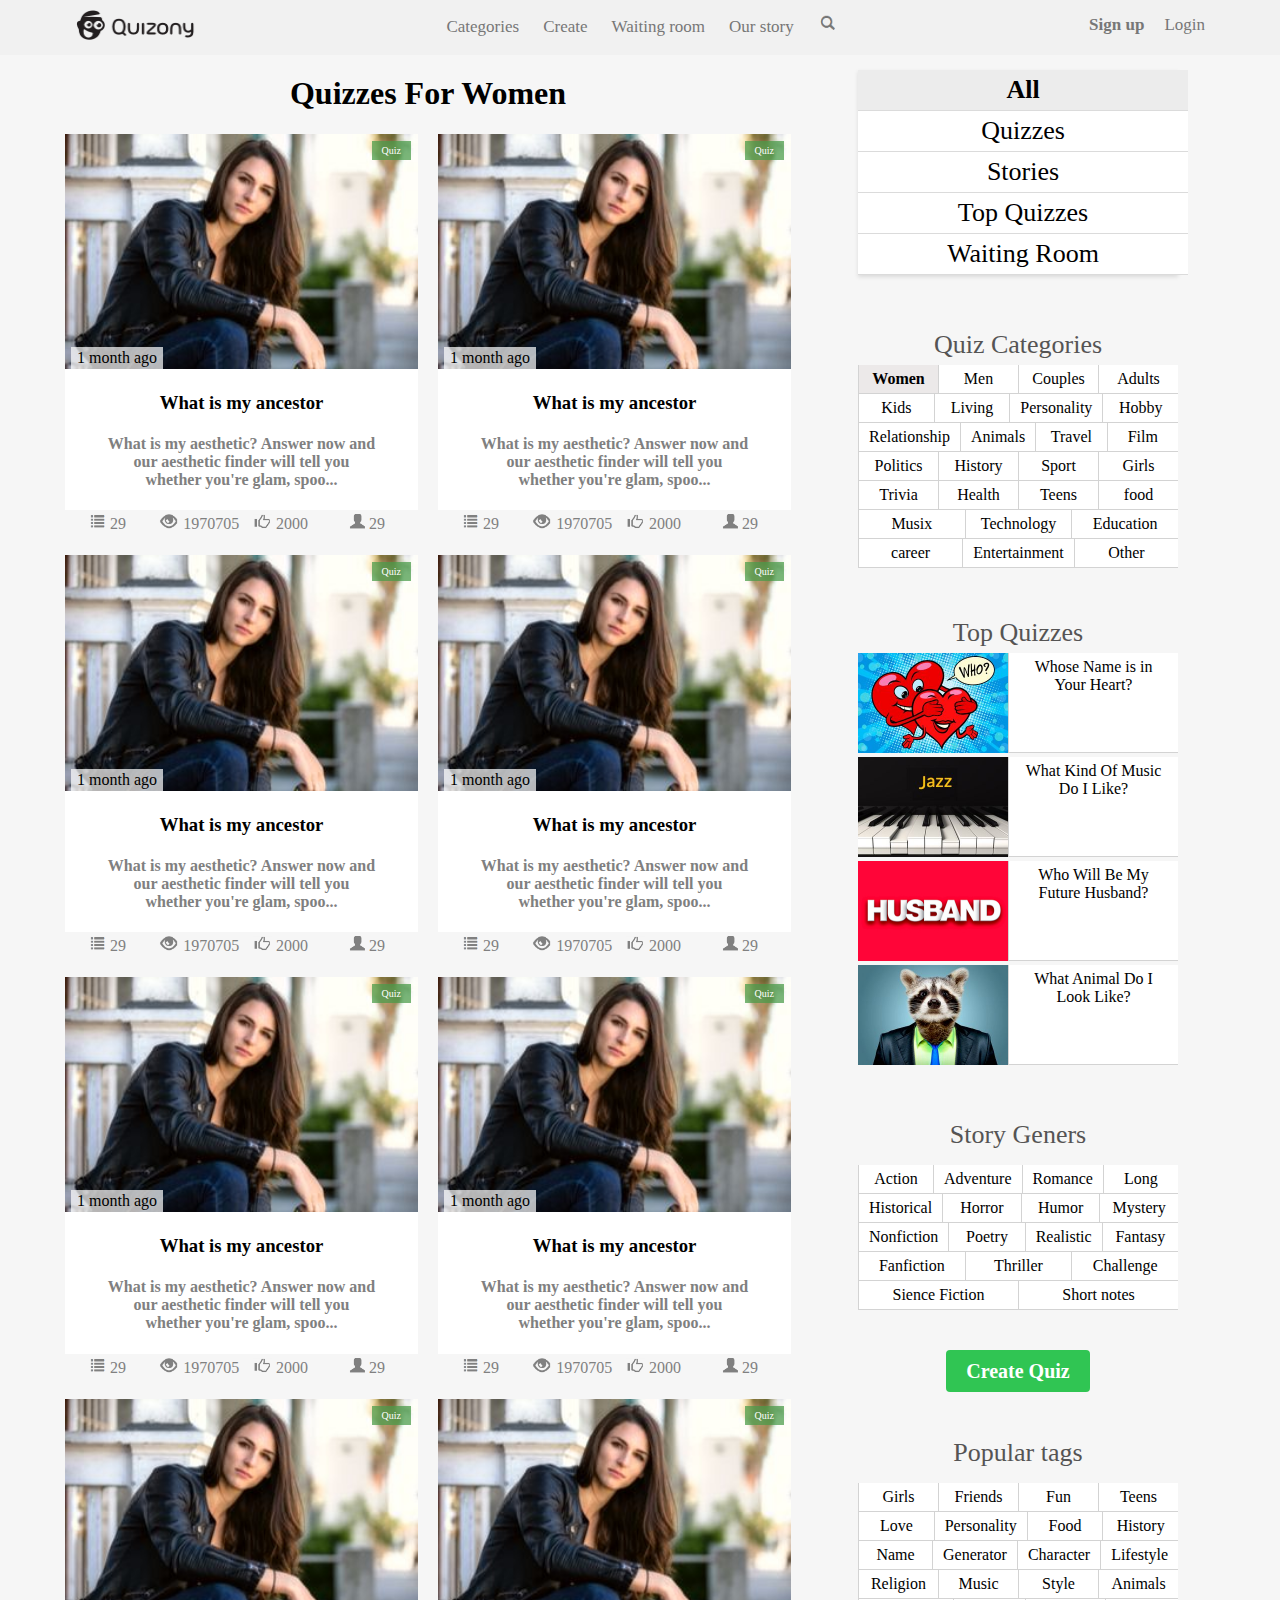
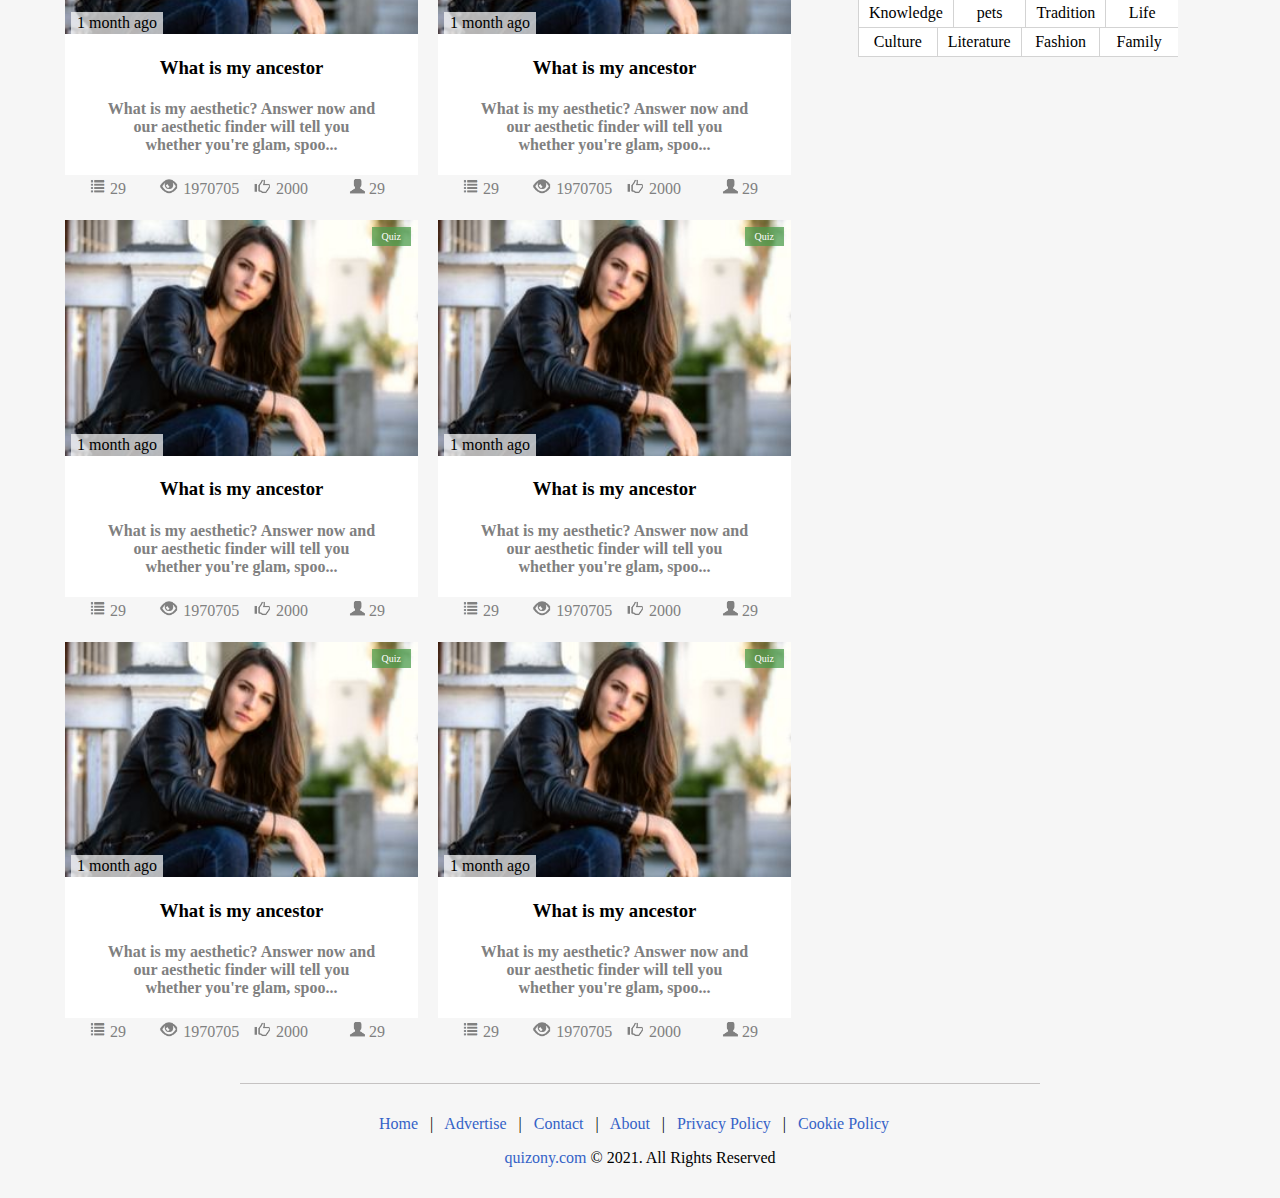
<file: index.html>
<!DOCTYPE html>
<html lang="en">

<head>
    <link rel="stylesheet" href="down.css">
    <link rel="stylesheet" href="index.css">

    <link rel="stylesheet" href="https://cdnjs.cloudflare.com/ajax/libs/font-awesome/4.7.0/css/font-awesome.min.css">
    <style>

    </style>
    <meta charset="UTF-8">
    <meta http-equiv="X-UA-Compatible" content="IE=edge">
    <meta name="viewport" content="width=device-width, initial-scale=1.0">
    <title>Document</title>
</head>

<body style="margin: 0;">
    <div>
        <div style="background-color: #f1f1f1;position: fixed; width: 100%;top:0;z-index:1;">
            <center>
                <div class="topnav" id="myTopnav">
                    <div style="float: left;">
                        <a href="#" class="active"><img src="image/logo.png" style=" width: 120px;height: 30px;"
                                alt=""></a>
                    </div>
                    <div style="float: none;  height: 55px;" class="middlenav">
                        <center style="float: none;  height: 55px;padding-top: 15px;">

                            <a style="display: none;"></a>
                            <div style="float: none;display: inline-block; ">
                                <a class="catebut" style="float: none;" href="#">Categories</a>
                                <div class="categories">

                                    <table style="border-spacing: 0;display: table;" class="dropdown">
                                        <thead>
                                            <tr>
                                                <th>
                                                    <h3>Quizzes</h3>
                                                </th>
                                                <th>
                                                    <h3>Stories</h3>
                                                </th>
                                            </tr>
                                        </thead>
                                        <tbody>
                                            <tr>
                                                <td>All</td>
                                                <td>All</td>
                                            </tr>
                                            <tr>
                                                <td>Top</td>
                                                <td>Horror</td>
                                            </tr>
                                            <tr>
                                                <td>Users Quizzes</td>
                                                <td>Action</td>
                                            </tr>
                                            <tr>
                                                <td>Women</td>
                                                <td>Poetry</td>
                                            </tr>
                                            <tr>
                                                <td>Couples</td>
                                                <td>Fantasy</td>
                                            </tr>
                                            <tr>
                                                <td>Trivia</td>
                                                <td>Romance</td>
                                            </tr>
                                            <tr>
                                                <td>Sport</td>
                                                <td>Adventure</td>
                                            </tr>
                                            <tr>
                                                <td>Music</td>
                                                <td>Humor</td>
                                            </tr>
                                        </tbody>
                                        <thead>
                                            <tr>
                                                <th>
                                                    <h3>Popular Tags</h3>
                                                </th>
                                                <th></th>
                                            </tr>
                                        </thead>
                                        <tbody>
                                            <tr>
                                                <td>Girls</td>
                                                <td></td>
                                            </tr>
                                            <tr>
                                                <td>Freinds</td>
                                                <td></td>
                                            </tr>
                                            <tr>
                                                <td>Fun</td>
                                                <td></td>
                                            </tr>
                                            <tr>
                                                <td>Love</td>
                                                <td></td>
                                            </tr>
                                            <tr>
                                                <td>Lifestyle</td>
                                                <td></td>
                                            </tr>
                                            <tr>
                                                <td>Food</td>
                                                <td></td>
                                            </tr>
                                        </tbody>
                                    </table>

                                </div>

                            </div>
                            <div style="float: none;display: inline-block; ">
                                <a class="catebut" style="float: none;" href="#">Create</a>
                                <div class="categories">
                                    <div style="width: 160px;" class="content">
                                        <br>
                                        <a style="padding: 4px; color: black;" href="#">Create Quiz</a>
                                        <a style="padding: 4px; color: black;" href="#">Create Story</a>
                                        <a style="padding: 4px; color: black;" href="#">How It Works</a>
                                        <a style="padding: 4px; color: black;" href="#">FAQ</a>
                                        <a style="padding: 4px; color: black;" href="#">Contact</a>

                                    </div>

                                </div>

                            </div>


                            <a style="float: none;" href="#">Waiting room</a>
                            <a style="float: none;" href="#">Our story</a>
                            <a style="float: none;" href="#"><img src="image/search.PNG" height="17px" alt=""></a>

                            <a style="float: right;padding-top: 0;" href="#">Login</a>
                            <a style="float: right;padding-top: 0; font-weight: bold;" href="#">Sign up</a>
                            <a class="icon" style="position: absolute; right:0; top:0;background-color: #f1f1f1;">
                                <button href="#" onclick="myFunction()"
                                    style="display: block;position: relative ;padding: 9px 10px;">
                                    <span
                                        style="margin-top: 2px; background-color: grey; display: block; width: 20px;height: 2px;"></span>
                                    <span
                                        style="margin-top: 2px; background-color: grey; display: block; width: 20px;height: 2px;"></span>
                                    <span
                                        style="margin-top: 2px; background-color: grey; display: block; width: 20px;height: 2px;"></span>
                                </button>
                            </a>
                    </div>
            </center>

        </div>

        <!--toggle button-->

        <!-- end toggle button-->
    </div>




    <div style="text-align: center; position: absolute;top:55px; width:100%; text-decoration: none; background-color: #f1f1f1;"
        class="drop" id="drop">

        <div style="float: none;display:block;padding: 5px; ">

            <a class="catebut" style="font-size: 17px ;float: none; text-decoration: none;color: #777;"
                href="#">Categories</a>
            <div class="categories">

                <table style="border-spacing: 0;display: table;" class="dropdown">
                    <thead>
                        <tr>
                            <th>
                                <h3>Quizzes</h3>
                            </th>
                            <th>
                                <h3>Stories</h3>
                            </th>
                        </tr>
                    </thead>
                    <tbody>
                        <tr>
                            <td>All</td>
                            <td>All</td>
                        </tr>
                        <tr>
                            <td>Top</td>
                            <td>Horror</td>
                        </tr>
                        <tr>
                            <td>Users Quizzes</td>
                            <td>Action</td>
                        </tr>
                        <tr>
                            <td>Women</td>
                            <td>Poetry</td>
                        </tr>
                        <tr>
                            <td>Couples</td>
                            <td>Fantasy</td>
                        </tr>
                        <tr>
                            <td>Trivia</td>
                            <td>Romance</td>
                        </tr>
                        <tr>
                            <td>Sport</td>
                            <td>Adventure</td>
                        </tr>
                        <tr>
                            <td>Music</td>
                            <td>Humor</td>
                        </tr>
                    </tbody>
                    <thead>
                        <tr>
                            <th>
                                <h3>Popular Tags</h3>
                            </th>
                            <th></th>
                        </tr>
                    </thead>
                    <tbody>
                        <tr>
                            <td>Girls</td>
                            <td></td>
                        </tr>
                        <tr>
                            <td>Freinds</td>
                            <td></td>
                        </tr>
                        <tr>
                            <td>Fun</td>
                            <td></td>
                        </tr>
                        <tr>
                            <td>Love</td>
                            <td></td>
                        </tr>
                        <tr>
                            <td>Lifestyle</td>
                            <td></td>
                        </tr>
                        <tr>
                            <td>Food</td>
                            <td></td>
                        </tr>
                    </tbody>
                </table>

            </div>

        </div>
        <div style=" float: none;display:block; padding: 5px; ">
            <a class="catebut" style="float: none;text-decoration: none; color: #777;" href="#">Create</a>
            <div class="categories">
                <div style="width: 450px;" class="content">
                    <br>
                    <a style="text-decoration: none; font-size: 17px; padding: 8px; color: black;" href="#">Create
                        Quiz</a><br>
                    <a style="text-decoration: none; font-size: 17px; padding: 8px; color: black;" href="#">Create
                        Story</a><br>
                    <a style="text-decoration: none; font-size: 17px; padding: 8px; color: black;" href="#">How It
                        Works</a><br>
                    <a style="text-decoration: none; font-size: 17px; padding: 8px; color: black;" href="#">FAQ</a><br>
                    <a style="text-decoration: none; font-size: 17px; padding: 8px; color: black;"
                        href="#">Contact</a><br>

                </div>

            </div>

        </div>
        <a style="font-size: 17px; padding: 5px; text-decoration: none;color: #777;display: block;" href="#news">Waiting
            room</a>
        <a style="font-size: 17px; padding: 5px; text-decoration: none;color: #777;display: block;" href="#contact">Our
            story</a>
        <a style="float: none;" href="#"><img src="image/search.PNG" height="17px" alt=""></a>
        <br><br>
        <a style=" font-weight: bold; font-size: 17px; padding: 5px; text-decoration: none;color: #777;display: block;"
            href="#news">Sign up</a>
        <a style="font-size: 17px; padding: 5px; text-decoration: none;color: #777;display: block;"
            href="#contact">Login</a>

    </div>
    </center>
    </div>

    <br><br><br>
    









    <div class="mid">
        <center>
            <div class="topdiv">
                <div class="left">
                    <h1>Quizzes For Women</h1>
                    <div class="img">
                        <div class="leftimg">
                            <div style="position: relative;">
                                <img src="image/1.jpg" style="position: relative;  width: 100%;">
                                <div class="quizlabel">
                                    Quiz
                                </div>
                                <div class="month">
                                    1 month ago
                                </div>
                            </div>
                            <div>
                                <h3>What is my ancestor</h3>
                            </div>
                            <div>
                                <h4 style="margin-left: 40px; margin-right: 40px; color: grey;">
                                    What is my aesthetic? Answer now and our aesthetic finder will tell you whether
                                    you're glam, spoo...
                                </h4>
                            </div>
                            <div style="display: flex; background-color:rgb(246 246 246); padding : 4px; ">
                                <div style="flex: 25%; color: grey;">
                                    <img src="image/list.PNG" height="15px" alt=""> 29 &nbsp;

                                </div>
                                <div style="flex: 25%; color: grey;">
                                    <img src="image/view.PNG" height="15px" alt=""> 1970705 &nbsp;

                                </div>
                                <div style="flex: 25%; color: grey;">
                                    <img src="image/thumb.PNG" height="15px" alt=""> 2000 &nbsp;

                                </div>
                                <div style="flex: 25%; color: grey;">
                                    <img src="image/user.PNG" height="15px" alt=""> 29 &nbsp;

                                </div>
                            </div>

                        </div>


                        <div class="rightimg">
                            <div style="position: relative;">
                                <img src="image/1.jpg" style="position: relative;  width: 100%;">
                                <div class="quizlabel">
                                    Quiz
                                </div>
                                <div class="month">
                                    1 month ago
                                </div>
                            </div>
                            <div>
                                <h3>What is my ancestor</h3>
                            </div>
                            <div>
                                <h4 style="margin-left: 40px; margin-right: 40px; color: grey;">
                                    What is my aesthetic? Answer now and our aesthetic finder will tell you whether
                                    you're glam, spoo...
                                </h4>
                            </div>
                            <div style="display: flex; background-color:rgb(246 246 246); padding : 4px; ">
                                <div style="flex: 25%; color: grey;">
                                    <img src="image/list.PNG" height="15px" alt=""> 29 &nbsp;

                                </div>
                                <div style="flex: 25%; color: grey;">
                                    <img src="image/view.PNG" height="15px" alt=""> 1970705 &nbsp;

                                </div>
                                <div style="flex: 25%; color: grey;">
                                    <img src="image/thumb.PNG" height="15px" alt=""> 2000 &nbsp;

                                </div>
                                <div style="flex: 25%; color: grey;">
                                    <img src="image/user.PNG" height="15px" alt=""> 29 &nbsp;

                                </div>
                            </div>
                        </div>
                        <br>
                    </div>
                    <div class="img">
                        <div class="leftimg">
                            <div style="position: relative;">
                                <img src="image/1.jpg" style="position: relative;  width: 100%;">
                                <div class="quizlabel">
                                    Quiz
                                </div>
                                <div class="month">
                                    1 month ago
                                </div>
                            </div>
                            <div>
                                <h3>What is my ancestor</h3>
                            </div>
                            <div>
                                <h4 style="margin-left: 40px; margin-right: 40px; color: grey;">
                                    What is my aesthetic? Answer now and our aesthetic finder will tell you whether
                                    you're glam, spoo...
                                </h4>
                            </div>
                            <div style="display: flex; background-color:rgb(246 246 246); padding : 4px; ">
                                <div style="flex: 25%; color: grey;">
                                    <img src="image/list.PNG" height="15px" alt=""> 29 &nbsp;

                                </div>
                                <div style="flex: 25%; color: grey;">
                                    <img src="image/view.PNG" height="15px" alt=""> 1970705 &nbsp;

                                </div>
                                <div style="flex: 25%; color: grey;">
                                    <img src="image/thumb.PNG" height="15px" alt=""> 2000 &nbsp;

                                </div>
                                <div style="flex: 25%; color: grey;">
                                    <img src="image/user.PNG" height="15px" alt=""> 29 &nbsp;

                                </div>
                            </div>

                        </div>


                        <div class="rightimg">
                            <div style="position: relative;">
                                <img src="image/1.jpg" style="position: relative;  width: 100%;">
                                <div class="quizlabel">
                                    Quiz
                                </div>
                                <div class="month">
                                    1 month ago
                                </div>
                            </div>
                            <div>
                                <h3>What is my ancestor</h3>
                            </div>
                            <div>
                                <h4 style="margin-left: 40px; margin-right: 40px; color: grey;">
                                    What is my aesthetic? Answer now and our aesthetic finder will tell you whether
                                    you're glam, spoo...
                                </h4>
                            </div>
                            <div style="display: flex; background-color:rgb(246 246 246); padding : 4px; ">
                                <div style="flex: 25%; color: grey;">
                                    <img src="image/list.PNG" height="15px" alt=""> 29 &nbsp;

                                </div>
                                <div style="flex: 25%; color: grey;">
                                    <img src="image/view.PNG" height="15px" alt=""> 1970705 &nbsp;

                                </div>
                                <div style="flex: 25%; color: grey;">
                                    <img src="image/thumb.PNG" height="15px" alt=""> 2000 &nbsp;

                                </div>
                                <div style="flex: 25%; color: grey;">
                                    <img src="image/user.PNG" height="15px" alt=""> 29 &nbsp;

                                </div>
                            </div>
                        </div>
                        <br>
                    </div>
                    <div class="img">
                        <div class="leftimg">
                            <div style="position: relative;">
                                <img src="image/1.jpg" style="position: relative;  width: 100%;">
                                <div class="quizlabel">
                                    Quiz
                                </div>
                                <div class="month">
                                    1 month ago
                                </div>
                            </div>
                            <div>
                                <h3>What is my ancestor</h3>
                            </div>
                            <div>
                                <h4 style="margin-left: 40px; margin-right: 40px; color: grey;">
                                    What is my aesthetic? Answer now and our aesthetic finder will tell you whether
                                    you're glam, spoo...
                                </h4>
                            </div>
                            <div style="display: flex; background-color:rgb(246 246 246); padding : 4px; ">
                                <div style="flex: 25%; color: grey;">
                                    <img src="image/list.PNG" height="15px" alt=""> 29 &nbsp;

                                </div>
                                <div style="flex: 25%; color: grey;">
                                    <img src="image/view.PNG" height="15px" alt=""> 1970705 &nbsp;

                                </div>
                                <div style="flex: 25%; color: grey;">
                                    <img src="image/thumb.PNG" height="15px" alt=""> 2000 &nbsp;

                                </div>
                                <div style="flex: 25%; color: grey;">
                                    <img src="image/user.PNG" height="15px" alt=""> 29 &nbsp;

                                </div>
                            </div>

                        </div>


                        <div class="rightimg">
                            <div style="position: relative;">
                                <img src="image/1.jpg" style="position: relative;  width: 100%;">
                                <div class="quizlabel">
                                    Quiz
                                </div>
                                <div class="month">
                                    1 month ago
                                </div>
                            </div>
                            <div>
                                <h3>What is my ancestor</h3>
                            </div>
                            <div>
                                <h4 style="margin-left: 40px; margin-right: 40px; color: grey;">
                                    What is my aesthetic? Answer now and our aesthetic finder will tell you whether
                                    you're glam, spoo...
                                </h4>
                            </div>
                            <div style="display: flex; background-color:rgb(246 246 246); padding : 4px; ">
                                <div style="flex: 25%; color: grey;">
                                    <img src="image/list.PNG" height="15px" alt=""> 29 &nbsp;

                                </div>
                                <div style="flex: 25%; color: grey;">
                                    <img src="image/view.PNG" height="15px" alt=""> 1970705 &nbsp;

                                </div>
                                <div style="flex: 25%; color: grey;">
                                    <img src="image/thumb.PNG" height="15px" alt=""> 2000 &nbsp;

                                </div>
                                <div style="flex: 25%; color: grey;">
                                    <img src="image/user.PNG" height="15px" alt=""> 29 &nbsp;

                                </div>
                            </div>
                        </div>
                        <br>
                    </div>
                    <div class="img">
                        <div class="leftimg">
                            <div style="position: relative;">
                                <img src="image/1.jpg" style="position: relative;  width: 100%;">
                                <div class="quizlabel">
                                    Quiz
                                </div>
                                <div class="month">
                                    1 month ago
                                </div>
                            </div>
                            <div>
                                <h3>What is my ancestor</h3>
                            </div>
                            <div>
                                <h4 style="margin-left: 40px; margin-right: 40px; color: grey;">
                                    What is my aesthetic? Answer now and our aesthetic finder will tell you whether
                                    you're glam, spoo...
                                </h4>
                            </div>
                            <div style="display: flex; background-color:rgb(246 246 246); padding : 4px; ">
                                <div style="flex: 25%; color: grey;">
                                    <img src="image/list.PNG" height="15px" alt=""> 29 &nbsp;

                                </div>
                                <div style="flex: 25%; color: grey;">
                                    <img src="image/view.PNG" height="15px" alt=""> 1970705 &nbsp;

                                </div>
                                <div style="flex: 25%; color: grey;">
                                    <img src="image/thumb.PNG" height="15px" alt=""> 2000 &nbsp;

                                </div>
                                <div style="flex: 25%; color: grey;">
                                    <img src="image/user.PNG" height="15px" alt=""> 29 &nbsp;

                                </div>
                            </div>

                        </div>


                        <div class="rightimg">
                            <div style="position: relative;">
                                <img src="image/1.jpg" style="position: relative;  width: 100%;">
                                <div class="quizlabel">
                                    Quiz
                                </div>
                                <div class="month">
                                    1 month ago
                                </div>
                            </div>
                            <div>
                                <h3>What is my ancestor</h3>
                            </div>
                            <div>
                                <h4 style="margin-left: 40px; margin-right: 40px; color: grey;">
                                    What is my aesthetic? Answer now and our aesthetic finder will tell you whether
                                    you're glam, spoo...
                                </h4>
                            </div>
                            <div style="display: flex; background-color:rgb(246 246 246); padding : 4px; ">
                                <div style="flex: 25%; color: grey;">
                                    <img src="image/list.PNG" height="15px" alt=""> 29 &nbsp;

                                </div>
                                <div style="flex: 25%; color: grey;">
                                    <img src="image/view.PNG" height="15px" alt=""> 1970705 &nbsp;

                                </div>
                                <div style="flex: 25%; color: grey;">
                                    <img src="image/thumb.PNG" height="15px" alt=""> 2000 &nbsp;

                                </div>
                                <div style="flex: 25%; color: grey;">
                                    <img src="image/user.PNG" height="15px" alt=""> 29 &nbsp;

                                </div>
                            </div>
                        </div>
                        <br>
                    </div>
                    <div class="img">
                        <div class="leftimg">
                            <div style="position: relative;">
                                <img src="image/1.jpg" style="position: relative;  width: 100%;">
                                <div class="quizlabel">
                                    Quiz
                                </div>
                                <div class="month">
                                    1 month ago
                                </div>
                            </div>
                            <div>
                                <h3>What is my ancestor</h3>
                            </div>
                            <div>
                                <h4 style="margin-left: 40px; margin-right: 40px; color: grey;">
                                    What is my aesthetic? Answer now and our aesthetic finder will tell you whether
                                    you're glam, spoo...
                                </h4>
                            </div>
                            <div style="display: flex; background-color:rgb(246 246 246); padding : 4px; ">
                                <div style="flex: 25%; color: grey;">
                                    <img src="image/list.PNG" height="15px" alt=""> 29 &nbsp;

                                </div>
                                <div style="flex: 25%; color: grey;">
                                    <img src="image/view.PNG" height="15px" alt=""> 1970705 &nbsp;

                                </div>
                                <div style="flex: 25%; color: grey;">
                                    <img src="image/thumb.PNG" height="15px" alt=""> 2000 &nbsp;

                                </div>
                                <div style="flex: 25%; color: grey;">
                                    <img src="image/user.PNG" height="15px" alt=""> 29 &nbsp;

                                </div>
                            </div>

                        </div>


                        <div class="rightimg">
                            <div style="position: relative;">
                                <img src="image/1.jpg" style="position: relative;  width: 100%;">
                                <div class="quizlabel">
                                    Quiz
                                </div>
                                <div class="month">
                                    1 month ago
                                </div>
                            </div>
                            <div>
                                <h3>What is my ancestor</h3>
                            </div>
                            <div>
                                <h4 style="margin-left: 40px; margin-right: 40px; color: grey;">
                                    What is my aesthetic? Answer now and our aesthetic finder will tell you whether
                                    you're glam, spoo...
                                </h4>
                            </div>
                            <div style="display: flex; background-color:rgb(246 246 246); padding : 4px; ">
                                <div style="flex: 25%; color: grey;">
                                    <img src="image/list.PNG" height="15px" alt=""> 29 &nbsp;

                                </div>
                                <div style="flex: 25%; color: grey;">
                                    <img src="image/view.PNG" height="15px" alt=""> 1970705 &nbsp;

                                </div>
                                <div style="flex: 25%; color: grey;">
                                    <img src="image/thumb.PNG" height="15px" alt=""> 2000 &nbsp;

                                </div>
                                <div style="flex: 25%; color: grey;">
                                    <img src="image/user.PNG" height="15px" alt=""> 29 &nbsp;

                                </div>
                            </div>
                        </div>
                        <br>
                    </div>
                    <div class="img">
                        <div class="leftimg">
                            <div style="position: relative;">
                                <img src="image/1.jpg" style="position: relative;  width: 100%;">
                                <div class="quizlabel">
                                    Quiz
                                </div>
                                <div class="month">
                                    1 month ago
                                </div>
                            </div>
                            <div>
                                <h3>What is my ancestor</h3>
                            </div>
                            <div>
                                <h4 style="margin-left: 40px; margin-right: 40px; color: grey;">
                                    What is my aesthetic? Answer now and our aesthetic finder will tell you whether
                                    you're glam, spoo...
                                </h4>
                            </div>
                            <div style="display: flex; background-color:rgb(246 246 246); padding : 4px; ">
                                <div style="flex: 25%; color: grey;">
                                    <img src="image/list.PNG" height="15px" alt=""> 29 &nbsp;

                                </div>
                                <div style="flex: 25%; color: grey;">
                                    <img src="image/view.PNG" height="15px" alt=""> 1970705 &nbsp;

                                </div>
                                <div style="flex: 25%; color: grey;">
                                    <img src="image/thumb.PNG" height="15px" alt=""> 2000 &nbsp;

                                </div>
                                <div style="flex: 25%; color: grey;">
                                    <img src="image/user.PNG" height="15px" alt=""> 29 &nbsp;

                                </div>
                            </div>

                        </div>


                        <div class="rightimg">
                            <div style="position: relative;">
                                <img src="image/1.jpg" style="position: relative;  width: 100%;">
                                <div class="quizlabel">
                                    Quiz
                                </div>
                                <div class="month">
                                    1 month ago
                                </div>
                            </div>
                            <div>
                                <h3>What is my ancestor</h3>
                            </div>
                            <div>
                                <h4 style="margin-left: 40px; margin-right: 40px; color: grey;">
                                    What is my aesthetic? Answer now and our aesthetic finder will tell you whether
                                    you're glam, spoo...
                                </h4>
                            </div>
                            <div style="display: flex; background-color:rgb(246 246 246); padding : 4px; ">
                                <div style="flex: 25%; color: grey;">
                                    <img src="image/list.PNG" height="15px" alt=""> 29 &nbsp;

                                </div>
                                <div style="flex: 25%; color: grey;">
                                    <img src="image/view.PNG" height="15px" alt=""> 1970705 &nbsp;

                                </div>
                                <div style="flex: 25%; color: grey;">
                                    <img src="image/thumb.PNG" height="15px" alt=""> 2000 &nbsp;

                                </div>
                                <div style="flex: 25%; color: grey;">
                                    <img src="image/user.PNG" height="15px" alt=""> 29 &nbsp;

                                </div>
                            </div>
                        </div>
                        <br>
                    </div>


                </div>

                <div class="right">
                    <div style="display: block; max-width: 320px;  box-shadow: 0px 2px 4px 0px #dadada;width: 320px;">
                        <a
                            style="border-bottom: 1px solid rgb(219, 219, 219); font-weight: bold; width: 320px; font-size:26px ; padding: 5px; background-color: #ececec;display: block;">All</a>
                        <a
                            style="border-bottom: 1px solid rgb(219, 219, 219);  font-size: 26px;width: 320px; padding: 5px;display: block;background-color: white;">Quizzes</a>
                        <a
                            style="border-bottom: 1px solid rgb(219, 219, 219);  font-size: 26px;width: 320px; padding: 5px;display: block;background-color: white;">Stories</a>
                        <a
                            style="border-bottom: 1px solid rgb(219, 219, 219);  font-size: 26px;width: 320px; padding: 5px;display: block;background-color: white;">Top
                            Quizzes</a>
                        <a
                            style="border-bottom: 1px solid rgb(219, 219, 219);  font-size: 26px;width: 320px; padding: 5px;display: block;background-color: white;">Waiting
                            Room</a>
                    </div>
                    <!-- Quiz Categories -->
                    <div style="margin-top: 50px;">
                        <a style="font-size: 26px;width: 320px; padding: 5px;display: block;color: rgb(85, 84, 84);">Quiz
                            Categories </a>
                        <div class="checks">
                            <a style=" font-weight: bold; background-color: rgb(236, 233, 233);">Women</a>
                            <a>Men</a>
                            <a>Couples</a>
                            <a>Adults</a>
                        </div>
                        <div class="checks">
                            <a>Kids</a>
                            <a>Living</a>
                            <a>Personality</a>
                            <a>Hobby</a>
                        </div>
                        <div class="checks">
                            <a>Relationship</a>
                            <a>Animals</a>
                            <a>Travel</a>
                            <a>Film</a>
                        </div>
                        <div class="checks">
                            <a>Politics</a>
                            <a>History</a>
                            <a>Sport</a>
                            <a>Girls</a>
                        </div>
                        <div class="checks">
                            <a>Trivia</a>
                            <a>Health</a>
                            <a>Teens</a>
                            <a>food</a>
                        </div>
                        <div class="checks">
                            <a>Musix</a>
                            <a>Technology</a>
                            <a>Education</a>

                        </div>
                        <div class="checks">
                            <a>career</a>
                            <a>Entertainment</a>
                            <a>Other</a>

                        </div>
                    </div>
                    <!--top quizzes-->
                    <div style="margin-top: 45px;">
                        <a style="font-size: 26px;width: 320px; padding: 5px;display: block;color: rgb(85, 84, 84);">Top
                            Quizzes </a>
                        <div class="checks topquiz">
                            <img src="image/topquizzes1.jpg" width="150px" alt="">
                            <a style="width: auto;"> Whose Name is in Your Heart?</a>
                        </div>
                        <div class="checks topquiz">
                            <img src="image/topquizzes2.jpg" width="150px" alt="">
                            <a style="width: auto;"> What Kind Of Music Do I Like?</a>
                        </div>
                        <div class="checks topquiz">
                            <img src="image/topquizzes3.jpg" width="150px" alt="">
                            <a style="width: auto;"> Who Will Be My Future Husband?</a>
                        </div>
                        <div class="checks topquiz">
                            <img src="image/topquizzes4.jpg" width="150px" alt="">
                            <a style="width: auto;"> What Animal Do I Look Like?</a>
                        </div>

                    </div>
                    <!--Story geners-->
                    <div style="margin-top: 50px;">
                        <a style="font-size: 26px;width: 320px; padding: 5px;display: block;color: rgb(85, 84, 84);">Story
                            Geners </a>
                        <div class="checks" style="margin-top: 10px;">
                            <a>Action</a>
                            <a>Adventure</a>
                            <a>Romance</a>
                            <a>Long</a>
                        </div>
                        <div class="checks">
                            <a>Historical</a>
                            <a>Horror</a>
                            <a>Humor</a>
                            <a>Mystery</a>
                        </div>
                        <div class="checks">
                            <a>Nonfiction</a>
                            <a>Poetry</a>
                            <a>Realistic</a>
                            <a>Fantasy</a>
                        </div>
                        <div class="checks">
                            <a>Fanfiction</a>
                            <a>Thriller</a>
                            <a>Challenge</a>

                        </div>
                        <div class="checks">
                            <a>Sience Fiction</a>
                            <a>Short notes</a>

                        </div>


                    </div>

                    <!--Create Quiz-->
                    <div style="margin-top: 50px;">
                        <a
                            style="padding: 10px 20px; font-weight: bold; font-size: 20px; background-color: #30c553; color: white; border-radius: 4px;">
                            Create Quiz
                        </a>
                    </div>

                    <!--Popular Tags-->
                    <div style="margin-top: 50px;">
                        <a style="font-size: 26px;width: 320px; padding: 5px;display: block;color: rgb(85, 84, 84);">Popular
                            tags </a>
                        <div class="checks" style="margin-top: 10px;">
                            <a>Girls</a>
                            <a>Friends</a>
                            <a>Fun</a>
                            <a>Teens</a>
                        </div>
                        <div class="checks">
                            <a>Love</a>
                            <a>Personality</a>
                            <a>Food</a>
                            <a>History</a>
                        </div>
                        <div class="checks">
                            <a>Name</a>
                            <a>Generator</a>
                            <a>Character</a>
                            <a>Lifestyle</a>
                        </div>
                        <div class="checks">
                            <a>Religion</a>
                            <a>Music</a>
                            <a>Style</a>
                            <a>Animals</a>
                        </div>
                        <div class="checks">
                            <a>Knowledge</a>
                            <a>pets</a>
                            <a>Tradition</a>
                            <a>Life</a>
                        </div>
                        <div class="checks">
                            <a>Culture</a>
                            <a>Literature</a>
                            <a>Fashion</a>
                            <a>Family</a>
                        </div>

                    </div>



                </div>


            </div>
            <div class="footer">
                <p>
                    <a href="#"> Home</a>
                    &nbsp;&nbsp;|&nbsp;&nbsp;
                    <a href="#"> Advertise</a>
                    &nbsp;&nbsp;|&nbsp;&nbsp;
                    <a href="#"> Contact</a>
                    &nbsp;&nbsp;|&nbsp;&nbsp;
                    <a href="#"> About</a>
                    &nbsp;&nbsp;|&nbsp;&nbsp;
                    <a href="#"> Privacy Policy</a>
                    &nbsp;&nbsp;|&nbsp;&nbsp;
                    <a href="#"> Cookie Policy</a>
                    &nbsp;&nbsp;

                </p>
                <p>
                    <a href="#">quizony.com </a>© 2021. All Rights Reserved
                </p>

            </div>
        </center>
    </div>

















    <script>
        function myFunction() {
            var x = document.getElementById("myTopnav");
            if (x.className === "topnav") {
                x.className += " responsive";
            } else {
                x.className = "topnav";
            }
            var x = document.getElementById("drop");
            if (x.className === "drop") {
                x.className += " responsive";
            } else {
                x.className = "drop";
            }
        }
    </script>

    </div>


</body>

</html>
</file>
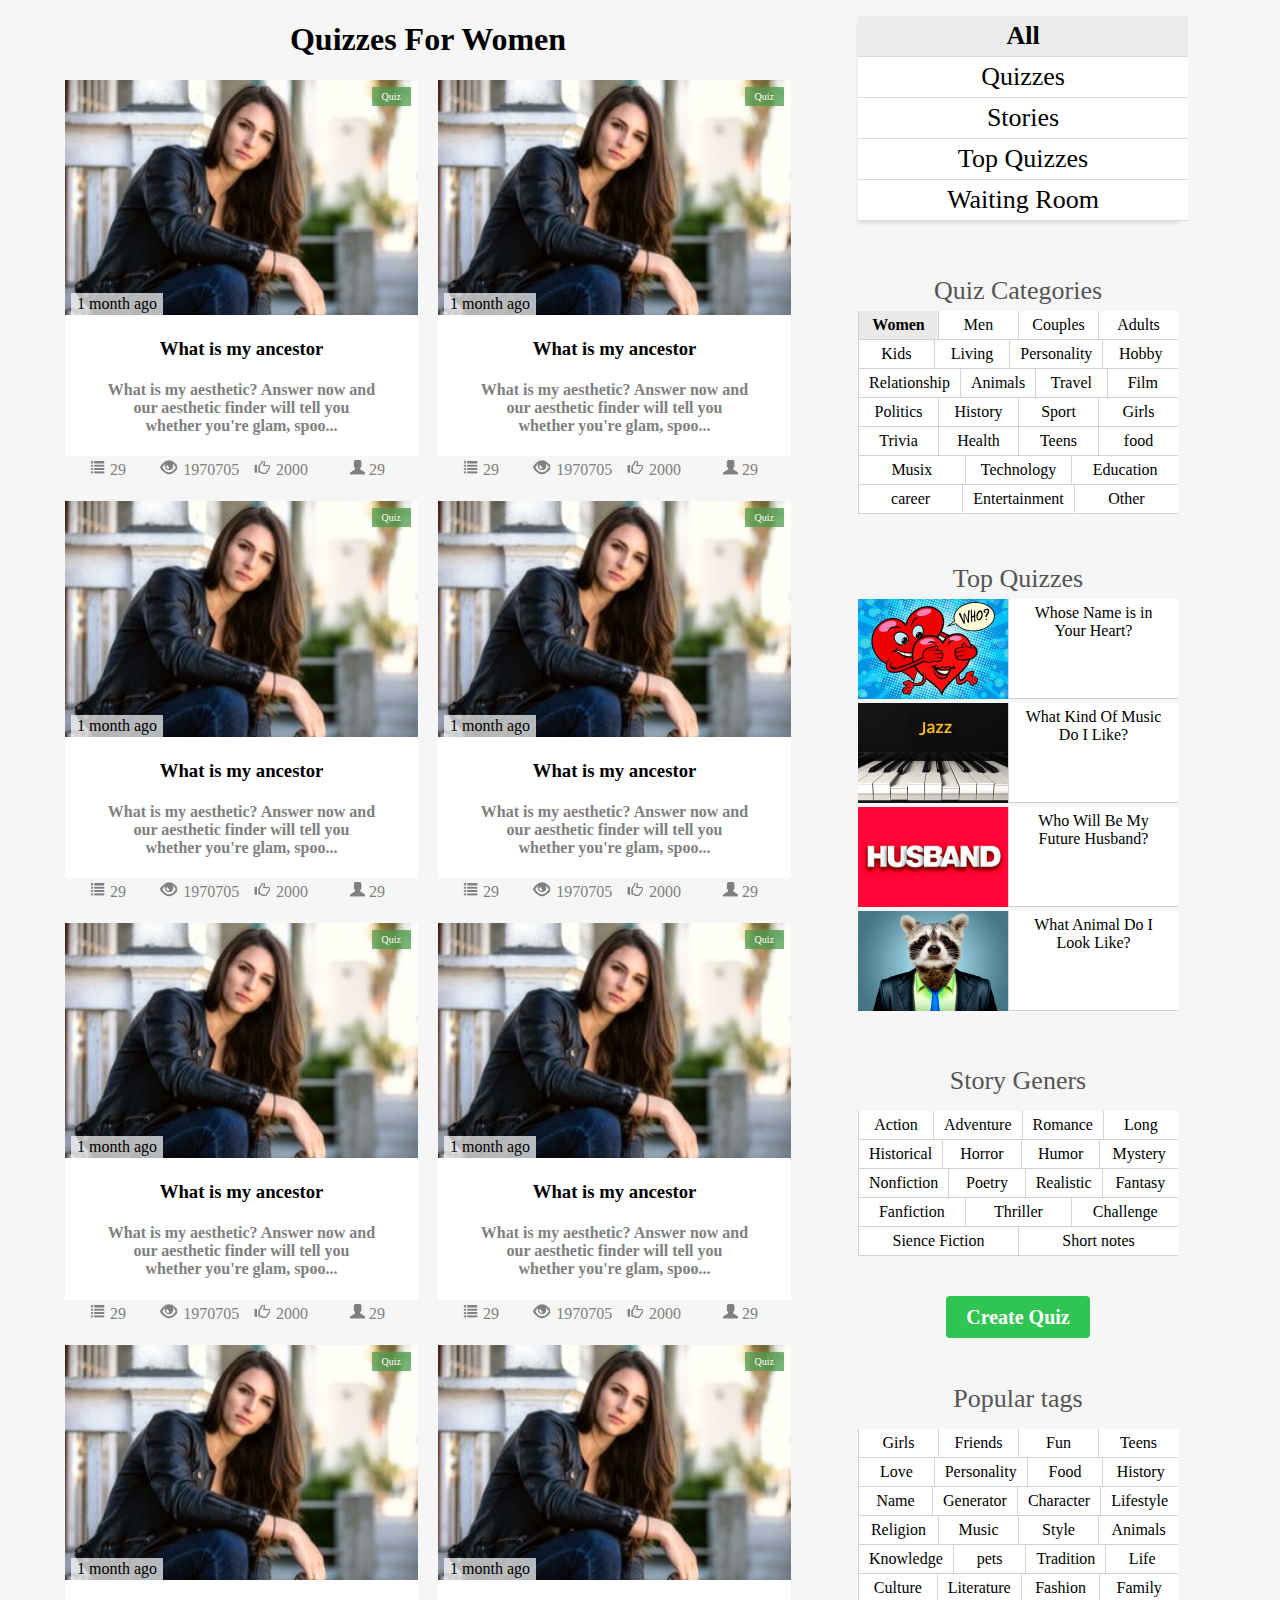
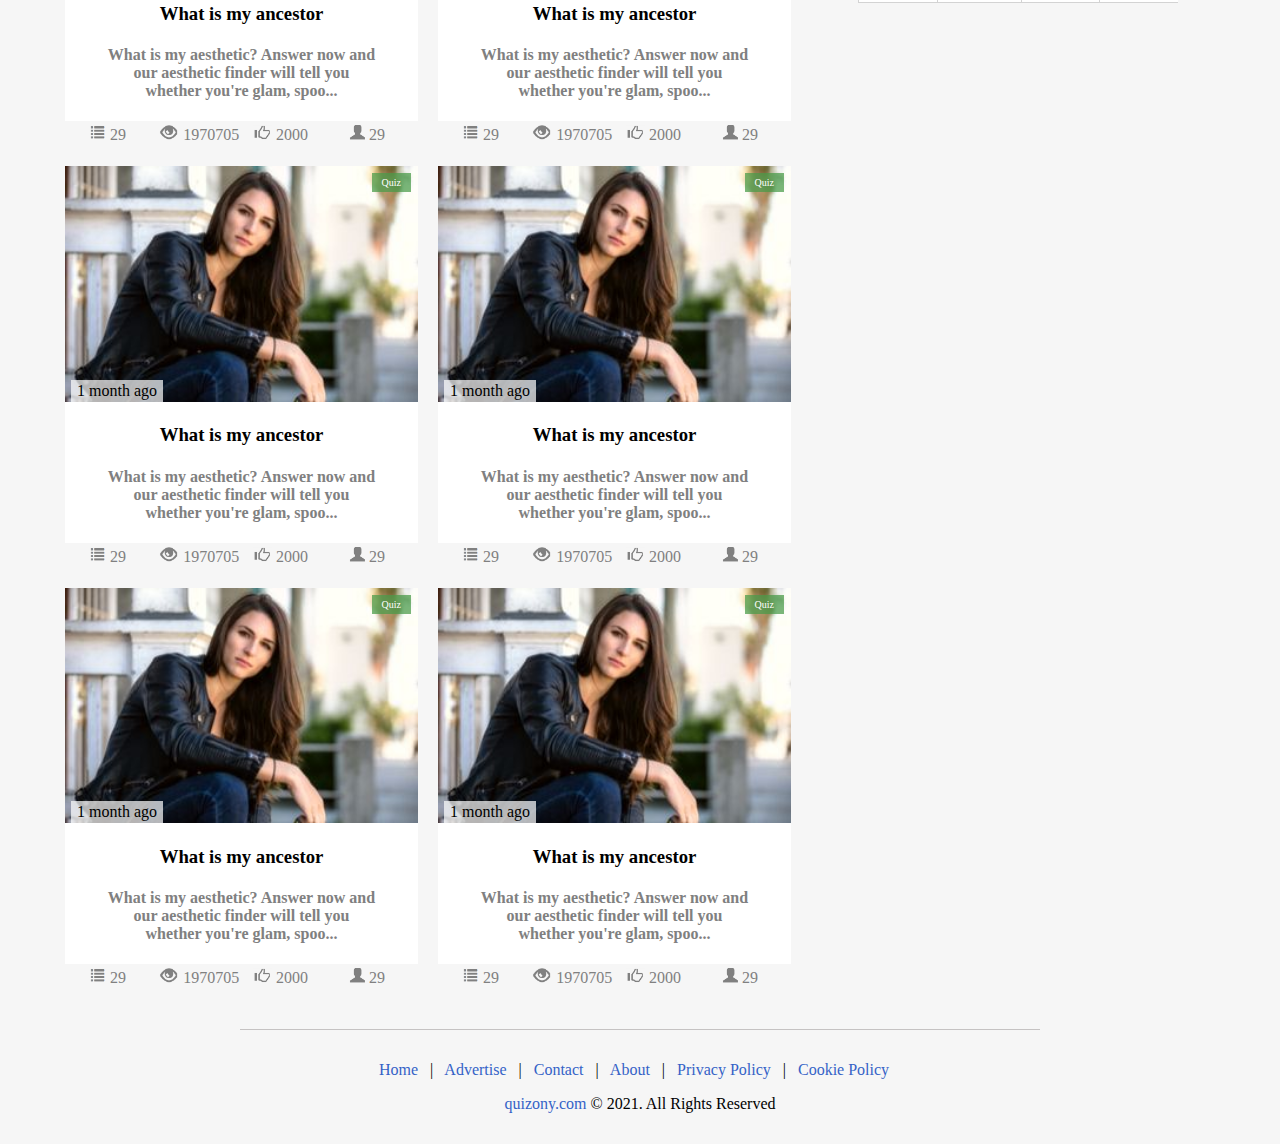
<file: downpage.html>
<!DOCTYPE html>
<html lang="en">

<head>
    <meta charset="UTF-8">
    <meta http-equiv="X-UA-Compatible" content="IE=edge">
    <meta name="viewport" content="width=device-width, initial-scale=1.0">
    <title>Document</title>
    <link rel="stylesheet" href="down.css">
</head>

<body style="margin: 0;padding: 0;">

    <div class="mid">
        <center>
            <div class="topdiv">
                <div class="left">
                    <h1>Quizzes For Women</h1>
                    <div class="img">
                        <div class="leftimg">
                            <div style="position: relative;">
                                <img src="/image/1.jpg" style="position: relative;  width: 100%;">
                                <div class="quizlabel">
                                    Quiz
                                </div>
                                <div class="month">
                                    1 month ago
                                </div>
                            </div>
                            <div>
                                <h3>What is my ancestor</h3>
                            </div>  
                            <div>
                                <h4 style="margin-left: 40px; margin-right: 40px; color: grey;">
                                    What is my aesthetic? Answer now and our aesthetic finder will tell you whether you're glam, spoo...
                                </h4>
                            </div>
                            <div style="display: flex; background-color:rgb(246 246 246); padding : 4px; ">
                                <div style="flex: 25%; color: grey;">
                                    <img src="image/list.PNG" height="15px" alt=""> 29 &nbsp;
                                    
                                </div>
                                <div style="flex: 25%; color: grey;">
                                    <img src="image/view.PNG" height="15px" alt=""> 1970705 &nbsp;
                                    
                                </div>
                                <div style="flex: 25%; color: grey;">
                                    <img src="image/thumb.PNG" height="15px" alt=""> 2000 &nbsp;
                                    
                                </div>
                                <div style="flex: 25%; color: grey;">
                                    <img src="image/user.PNG" height="15px" alt=""> 29 &nbsp;
                                    
                                </div>
                            </div>
                            
                        </div>
                        
                        
                        <div class="rightimg">
                            <div style="position: relative;">
                                <img src="/image/1.jpg" style="position: relative;  width: 100%;">
                                <div class="quizlabel">
                                    Quiz
                                </div>
                                <div class="month">
                                    1 month ago
                                </div>
                            </div>
                            <div>
                                <h3>What is my ancestor</h3>
                            </div>  
                            <div>
                                <h4 style="margin-left: 40px; margin-right: 40px; color: grey;">
                                    What is my aesthetic? Answer now and our aesthetic finder will tell you whether you're glam, spoo...
                                </h4>
                            </div>
                            <div style="display: flex; background-color:rgb(246 246 246); padding : 4px; ">
                                <div style="flex: 25%; color: grey;">
                                    <img src="image/list.PNG" height="15px" alt=""> 29 &nbsp;
                                    
                                </div>
                                <div style="flex: 25%; color: grey;">
                                    <img src="image/view.PNG" height="15px" alt=""> 1970705 &nbsp;
                                    
                                </div>
                                <div style="flex: 25%; color: grey;">
                                    <img src="image/thumb.PNG" height="15px" alt=""> 2000 &nbsp;
                                    
                                </div>
                                <div style="flex: 25%; color: grey;">
                                    <img src="image/user.PNG" height="15px" alt=""> 29 &nbsp;
                                    
                                </div>
                            </div>
                        </div>
                        <br>                                              
                    </div>
                    <div class="img">
                        <div class="leftimg">
                            <div style="position: relative;">
                                <img src="/image/1.jpg" style="position: relative;  width: 100%;">
                                <div class="quizlabel">
                                    Quiz
                                </div>
                                <div class="month">
                                    1 month ago
                                </div>
                            </div>
                            <div>
                                <h3>What is my ancestor</h3>
                            </div>  
                            <div>
                                <h4 style="margin-left: 40px; margin-right: 40px; color: grey;">
                                    What is my aesthetic? Answer now and our aesthetic finder will tell you whether you're glam, spoo...
                                </h4>
                            </div>
                            <div style="display: flex; background-color:rgb(246 246 246); padding : 4px; ">
                                <div style="flex: 25%; color: grey;">
                                    <img src="image/list.PNG" height="15px" alt=""> 29 &nbsp;
                                    
                                </div>
                                <div style="flex: 25%; color: grey;">
                                    <img src="image/view.PNG" height="15px" alt=""> 1970705 &nbsp;
                                    
                                </div>
                                <div style="flex: 25%; color: grey;">
                                    <img src="image/thumb.PNG" height="15px" alt=""> 2000 &nbsp;
                                    
                                </div>
                                <div style="flex: 25%; color: grey;">
                                    <img src="image/user.PNG" height="15px" alt=""> 29 &nbsp;
                                    
                                </div>
                            </div>
                            
                        </div>
                        
                        
                        <div class="rightimg">
                            <div style="position: relative;">
                                <img src="/image/1.jpg" style="position: relative;  width: 100%;">
                                <div class="quizlabel">
                                    Quiz
                                </div>
                                <div class="month">
                                    1 month ago
                                </div>
                            </div>
                            <div>
                                <h3>What is my ancestor</h3>
                            </div>  
                            <div>
                                <h4 style="margin-left: 40px; margin-right: 40px; color: grey;">
                                    What is my aesthetic? Answer now and our aesthetic finder will tell you whether you're glam, spoo...
                                </h4>
                            </div>
                            <div style="display: flex; background-color:rgb(246 246 246); padding : 4px; ">
                                <div style="flex: 25%; color: grey;">
                                    <img src="image/list.PNG" height="15px" alt=""> 29 &nbsp;
                                    
                                </div>
                                <div style="flex: 25%; color: grey;">
                                    <img src="image/view.PNG" height="15px" alt=""> 1970705 &nbsp;
                                    
                                </div>
                                <div style="flex: 25%; color: grey;">
                                    <img src="image/thumb.PNG" height="15px" alt=""> 2000 &nbsp;
                                    
                                </div>
                                <div style="flex: 25%; color: grey;">
                                    <img src="image/user.PNG" height="15px" alt=""> 29 &nbsp;
                                    
                                </div>
                            </div>
                        </div>
                        <br>                                              
                    </div>
                    <div class="img">
                        <div class="leftimg">
                            <div style="position: relative;">
                                <img src="/image/1.jpg" style="position: relative;  width: 100%;">
                                <div class="quizlabel">
                                    Quiz
                                </div>
                                <div class="month">
                                    1 month ago
                                </div>
                            </div>
                            <div>
                                <h3>What is my ancestor</h3>
                            </div>  
                            <div>
                                <h4 style="margin-left: 40px; margin-right: 40px; color: grey;">
                                    What is my aesthetic? Answer now and our aesthetic finder will tell you whether you're glam, spoo...
                                </h4>
                            </div>
                            <div style="display: flex; background-color:rgb(246 246 246); padding : 4px; ">
                                <div style="flex: 25%; color: grey;">
                                    <img src="image/list.PNG" height="15px" alt=""> 29 &nbsp;
                                    
                                </div>
                                <div style="flex: 25%; color: grey;">
                                    <img src="image/view.PNG" height="15px" alt=""> 1970705 &nbsp;
                                    
                                </div>
                                <div style="flex: 25%; color: grey;">
                                    <img src="image/thumb.PNG" height="15px" alt=""> 2000 &nbsp;
                                    
                                </div>
                                <div style="flex: 25%; color: grey;">
                                    <img src="image/user.PNG" height="15px" alt=""> 29 &nbsp;
                                    
                                </div>
                            </div>
                            
                        </div>
                        
                        
                        <div class="rightimg">
                            <div style="position: relative;">
                                <img src="/image/1.jpg" style="position: relative;  width: 100%;">
                                <div class="quizlabel">
                                    Quiz
                                </div>
                                <div class="month">
                                    1 month ago
                                </div>
                            </div>
                            <div>
                                <h3>What is my ancestor</h3>
                            </div>  
                            <div>
                                <h4 style="margin-left: 40px; margin-right: 40px; color: grey;">
                                    What is my aesthetic? Answer now and our aesthetic finder will tell you whether you're glam, spoo...
                                </h4>
                            </div>
                            <div style="display: flex; background-color:rgb(246 246 246); padding : 4px; ">
                                <div style="flex: 25%; color: grey;">
                                    <img src="image/list.PNG" height="15px" alt=""> 29 &nbsp;
                                    
                                </div>
                                <div style="flex: 25%; color: grey;">
                                    <img src="image/view.PNG" height="15px" alt=""> 1970705 &nbsp;
                                    
                                </div>
                                <div style="flex: 25%; color: grey;">
                                    <img src="image/thumb.PNG" height="15px" alt=""> 2000 &nbsp;
                                    
                                </div>
                                <div style="flex: 25%; color: grey;">
                                    <img src="image/user.PNG" height="15px" alt=""> 29 &nbsp;
                                    
                                </div>
                            </div>
                        </div>
                        <br>                                              
                    </div>
                    <div class="img">
                        <div class="leftimg">
                            <div style="position: relative;">
                                <img src="/image/1.jpg" style="position: relative;  width: 100%;">
                                <div class="quizlabel">
                                    Quiz
                                </div>
                                <div class="month">
                                    1 month ago
                                </div>
                            </div>
                            <div>
                                <h3>What is my ancestor</h3>
                            </div>  
                            <div>
                                <h4 style="margin-left: 40px; margin-right: 40px; color: grey;">
                                    What is my aesthetic? Answer now and our aesthetic finder will tell you whether you're glam, spoo...
                                </h4>
                            </div>
                            <div style="display: flex; background-color:rgb(246 246 246); padding : 4px; ">
                                <div style="flex: 25%; color: grey;">
                                    <img src="image/list.PNG" height="15px" alt=""> 29 &nbsp;
                                    
                                </div>
                                <div style="flex: 25%; color: grey;">
                                    <img src="image/view.PNG" height="15px" alt=""> 1970705 &nbsp;
                                    
                                </div>
                                <div style="flex: 25%; color: grey;">
                                    <img src="image/thumb.PNG" height="15px" alt=""> 2000 &nbsp;
                                    
                                </div>
                                <div style="flex: 25%; color: grey;">
                                    <img src="image/user.PNG" height="15px" alt=""> 29 &nbsp;
                                    
                                </div>
                            </div>
                            
                        </div>
                        
                        
                        <div class="rightimg">
                            <div style="position: relative;">
                                <img src="/image/1.jpg" style="position: relative;  width: 100%;">
                                <div class="quizlabel">
                                    Quiz
                                </div>
                                <div class="month">
                                    1 month ago
                                </div>
                            </div>
                            <div>
                                <h3>What is my ancestor</h3>
                            </div>  
                            <div>
                                <h4 style="margin-left: 40px; margin-right: 40px; color: grey;">
                                    What is my aesthetic? Answer now and our aesthetic finder will tell you whether you're glam, spoo...
                                </h4>
                            </div>
                            <div style="display: flex; background-color:rgb(246 246 246); padding : 4px; ">
                                <div style="flex: 25%; color: grey;">
                                    <img src="image/list.PNG" height="15px" alt=""> 29 &nbsp;
                                    
                                </div>
                                <div style="flex: 25%; color: grey;">
                                    <img src="image/view.PNG" height="15px" alt=""> 1970705 &nbsp;
                                    
                                </div>
                                <div style="flex: 25%; color: grey;">
                                    <img src="image/thumb.PNG" height="15px" alt=""> 2000 &nbsp;
                                    
                                </div>
                                <div style="flex: 25%; color: grey;">
                                    <img src="image/user.PNG" height="15px" alt=""> 29 &nbsp;
                                    
                                </div>
                            </div>
                        </div>
                        <br>                                              
                    </div>
                    <div class="img">
                        <div class="leftimg">
                            <div style="position: relative;">
                                <img src="/image/1.jpg" style="position: relative;  width: 100%;">
                                <div class="quizlabel">
                                    Quiz
                                </div>
                                <div class="month">
                                    1 month ago
                                </div>
                            </div>
                            <div>
                                <h3>What is my ancestor</h3>
                            </div>  
                            <div>
                                <h4 style="margin-left: 40px; margin-right: 40px; color: grey;">
                                    What is my aesthetic? Answer now and our aesthetic finder will tell you whether you're glam, spoo...
                                </h4>
                            </div>
                            <div style="display: flex; background-color:rgb(246 246 246); padding : 4px; ">
                                <div style="flex: 25%; color: grey;">
                                    <img src="image/list.PNG" height="15px" alt=""> 29 &nbsp;
                                    
                                </div>
                                <div style="flex: 25%; color: grey;">
                                    <img src="image/view.PNG" height="15px" alt=""> 1970705 &nbsp;
                                    
                                </div>
                                <div style="flex: 25%; color: grey;">
                                    <img src="image/thumb.PNG" height="15px" alt=""> 2000 &nbsp;
                                    
                                </div>
                                <div style="flex: 25%; color: grey;">
                                    <img src="image/user.PNG" height="15px" alt=""> 29 &nbsp;
                                    
                                </div>
                            </div>
                            
                        </div>
                        
                        
                        <div class="rightimg">
                            <div style="position: relative;">
                                <img src="/image/1.jpg" style="position: relative;  width: 100%;">
                                <div class="quizlabel">
                                    Quiz
                                </div>
                                <div class="month">
                                    1 month ago
                                </div>
                            </div>
                            <div>
                                <h3>What is my ancestor</h3>
                            </div>  
                            <div>
                                <h4 style="margin-left: 40px; margin-right: 40px; color: grey;">
                                    What is my aesthetic? Answer now and our aesthetic finder will tell you whether you're glam, spoo...
                                </h4>
                            </div>
                            <div style="display: flex; background-color:rgb(246 246 246); padding : 4px; ">
                                <div style="flex: 25%; color: grey;">
                                    <img src="image/list.PNG" height="15px" alt=""> 29 &nbsp;
                                    
                                </div>
                                <div style="flex: 25%; color: grey;">
                                    <img src="image/view.PNG" height="15px" alt=""> 1970705 &nbsp;
                                    
                                </div>
                                <div style="flex: 25%; color: grey;">
                                    <img src="image/thumb.PNG" height="15px" alt=""> 2000 &nbsp;
                                    
                                </div>
                                <div style="flex: 25%; color: grey;">
                                    <img src="image/user.PNG" height="15px" alt=""> 29 &nbsp;
                                    
                                </div>
                            </div>
                        </div>
                        <br>                                              
                    </div>
                    <div class="img">
                        <div class="leftimg">
                            <div style="position: relative;">
                                <img src="/image/1.jpg" style="position: relative;  width: 100%;">
                                <div class="quizlabel">
                                    Quiz
                                </div>
                                <div class="month">
                                    1 month ago
                                </div>
                            </div>
                            <div>
                                <h3>What is my ancestor</h3>
                            </div>  
                            <div>
                                <h4 style="margin-left: 40px; margin-right: 40px; color: grey;">
                                    What is my aesthetic? Answer now and our aesthetic finder will tell you whether you're glam, spoo...
                                </h4>
                            </div>
                            <div style="display: flex; background-color:rgb(246 246 246); padding : 4px; ">
                                <div style="flex: 25%; color: grey;">
                                    <img src="image/list.PNG" height="15px" alt=""> 29 &nbsp;
                                    
                                </div>
                                <div style="flex: 25%; color: grey;">
                                    <img src="image/view.PNG" height="15px" alt=""> 1970705 &nbsp;
                                    
                                </div>
                                <div style="flex: 25%; color: grey;">
                                    <img src="image/thumb.PNG" height="15px" alt=""> 2000 &nbsp;
                                    
                                </div>
                                <div style="flex: 25%; color: grey;">
                                    <img src="image/user.PNG" height="15px" alt=""> 29 &nbsp;
                                    
                                </div>
                            </div>
                            
                        </div>
                        
                        
                        <div class="rightimg">
                            <div style="position: relative;">
                                <img src="/image/1.jpg" style="position: relative;  width: 100%;">
                                <div class="quizlabel">
                                    Quiz
                                </div>
                                <div class="month">
                                    1 month ago
                                </div>
                            </div>
                            <div>
                                <h3>What is my ancestor</h3>
                            </div>  
                            <div>
                                <h4 style="margin-left: 40px; margin-right: 40px; color: grey;">
                                    What is my aesthetic? Answer now and our aesthetic finder will tell you whether you're glam, spoo...
                                </h4>
                            </div>
                            <div style="display: flex; background-color:rgb(246 246 246); padding : 4px; ">
                                <div style="flex: 25%; color: grey;">
                                    <img src="image/list.PNG" height="15px" alt=""> 29 &nbsp;
                                    
                                </div>
                                <div style="flex: 25%; color: grey;">
                                    <img src="image/view.PNG" height="15px" alt=""> 1970705 &nbsp;
                                    
                                </div>
                                <div style="flex: 25%; color: grey;">
                                    <img src="image/thumb.PNG" height="15px" alt=""> 2000 &nbsp;
                                    
                                </div>
                                <div style="flex: 25%; color: grey;">
                                    <img src="image/user.PNG" height="15px" alt=""> 29 &nbsp;
                                    
                                </div>
                            </div>
                        </div>
                        <br>                                              
                    </div>
                    
                    
                </div>

                <div class="right">
                    <div style="display: block; max-width: 320px;  box-shadow: 0px 2px 4px 0px #dadada;width: 320px;">
                        <a style="border-bottom: 1px solid rgb(219, 219, 219); font-weight: bold; width: 320px; font-size:26px ; padding: 5px; background-color: #ececec;display: block;" >All</a>
                        <a style="border-bottom: 1px solid rgb(219, 219, 219);  font-size: 26px;width: 320px; padding: 5px;display: block;background-color: white;">Quizzes</a>
                        <a style="border-bottom: 1px solid rgb(219, 219, 219);  font-size: 26px;width: 320px; padding: 5px;display: block;background-color: white;">Stories</a>
                        <a style="border-bottom: 1px solid rgb(219, 219, 219);  font-size: 26px;width: 320px; padding: 5px;display: block;background-color: white;">Top Quizzes</a>
                        <a style="border-bottom: 1px solid rgb(219, 219, 219);  font-size: 26px;width: 320px; padding: 5px;display: block;background-color: white;">Waiting Room</a>                       
                    </div>
                    <!-- Quiz Categories -->
                    <div style="margin-top: 50px;">
                        <a style="font-size: 26px;width: 320px; padding: 5px;display: block;color: rgb(85, 84, 84);">Quiz Categories </a>  
                        <div class="checks" >
                            <a style=" font-weight: bold; background-color: rgb(236, 233, 233);">Women</a>
                            <a >Men</a>
                            <a >Couples</a>
                            <a >Adults</a>
                        </div>
                        <div class="checks" >
                            <a >Kids</a>
                            <a >Living</a>
                            <a >Personality</a>
                            <a >Hobby</a>
                        </div>
                        <div class="checks" >
                            <a >Relationship</a>
                            <a >Animals</a>
                            <a >Travel</a>
                            <a >Film</a>
                        </div>
                        <div class="checks" >
                            <a >Politics</a>
                            <a >History</a>
                            <a >Sport</a>
                            <a >Girls</a>
                        </div>
                        <div class="checks" >
                            <a >Trivia</a>
                            <a >Health</a>
                            <a >Teens</a>
                            <a >food</a>
                        </div>
                        <div class="checks" >
                            <a >Musix</a>
                            <a >Technology</a>
                            <a >Education</a>
                            
                        </div>
                        <div class="checks" >
                            <a >career</a>
                            <a >Entertainment</a>
                            <a >Other</a>
                            
                        </div>
                    </div>
                    <!--top quizzes-->
                    <div style="margin-top: 45px;">
                        <a style="font-size: 26px;width: 320px; padding: 5px;display: block;color: rgb(85, 84, 84);">Top Quizzes </a>  
                        <div class="checks topquiz">
                            <img src="/image/topquizzes1.jpg" width="150px" alt="">
                            <a style="width: auto;" > Whose Name is in Your Heart?</a>
                        </div>
                        <div class="checks topquiz">
                            <img src="/image/topquizzes2.jpg" width="150px" alt="">
                            <a style="width: auto;" > What Kind Of Music Do I Like?</a>
                        </div>
                        <div class="checks topquiz">
                            <img src="/image/topquizzes3.jpg" width="150px" alt="">
                            <a style="width: auto;" > Who Will Be My Future Husband?</a>
                        </div>
                        <div class="checks topquiz">
                            <img src="/image/topquizzes4.jpg" width="150px" alt="">
                            <a style="width: auto;" >  What Animal Do I Look Like?</a>
                        </div>

                    </div>
                    <!--Story geners-->
                    <div style="margin-top: 50px;">
                        <a style="font-size: 26px;width: 320px; padding: 5px;display: block;color: rgb(85, 84, 84);">Story Geners </a>  
                        <div class="checks" style="margin-top: 10px;">
                            <a >Action</a>
                            <a >Adventure</a>
                            <a >Romance</a>
                            <a >Long</a>
                        </div>
                        <div class="checks" >
                            <a >Historical</a>
                            <a >Horror</a>
                            <a >Humor</a>
                            <a >Mystery</a>
                        </div>
                        <div class="checks" >
                            <a >Nonfiction</a>
                            <a >Poetry</a>
                            <a >Realistic</a>
                            <a >Fantasy</a>
                        </div>
                        <div class="checks" >
                            <a >Fanfiction</a>
                            <a >Thriller</a>
                            <a >Challenge</a>
                            
                        </div>
                        <div class="checks" >
                            <a >Sience Fiction</a>
                            <a >Short notes</a>
                            
                        </div>
                      
                        
                    </div>

                    <!--Create Quiz-->
                    <div style="margin-top: 50px;">
                        <a style="padding: 10px 20px; font-weight: bold; font-size: 20px; background-color: #30c553; color: white; border-radius: 4px;">
                            Create Quiz
                        </a>
                    </div>
                    
                    <!--Popular Tags-->
                    <div style="margin-top: 50px;">
                        <a style="font-size: 26px;width: 320px; padding: 5px;display: block;color: rgb(85, 84, 84);">Popular tags </a>  
                        <div class="checks" style="margin-top: 10px;">
                            <a >Girls</a>
                            <a >Friends</a>
                            <a >Fun</a>
                            <a >Teens</a>
                        </div>
                        <div class="checks" >
                            <a >Love</a>
                            <a >Personality</a>
                            <a >Food</a>
                            <a >History</a>
                        </div>
                        <div class="checks" >
                            <a >Name</a>
                            <a >Generator</a>
                            <a >Character</a>
                            <a >Lifestyle</a>
                        </div>
                        <div class="checks" >
                            <a >Religion</a>
                            <a >Music</a>
                            <a >Style</a>
                            <a >Animals</a>
                        </div>
                        <div class="checks" >
                            <a >Knowledge</a>
                            <a >pets</a>
                            <a >Tradition</a>
                            <a >Life</a>
                        </div>
                        <div class="checks" >
                            <a >Culture</a>
                            <a >Literature</a>
                            <a >Fashion</a>
                            <a >Family</a>
                        </div>
                        
                    </div>



                </div>
                
               
            </div>
            <div class="footer">
                <p>
                    <a href="#"> Home</a>
                    &nbsp;&nbsp;|&nbsp;&nbsp;
                    <a href="#"> Advertise</a>
                    &nbsp;&nbsp;|&nbsp;&nbsp;
                    <a href="#"> Contact</a>
                    &nbsp;&nbsp;|&nbsp;&nbsp;
                    <a href="#"> About</a>   
                    &nbsp;&nbsp;|&nbsp;&nbsp;
                    <a href="#"> Privacy Policy</a>   
                    &nbsp;&nbsp;|&nbsp;&nbsp;
                    <a href="#"> Cookie Policy</a>   
                    &nbsp;&nbsp;

                </p>
                <p>
                <a href="#">quizony.com   </a>© 2021. All Rights Reserved
                </p>
                
            </div>
        </center>
    </div>


</body>

</html>
</file>
<file: down.css>
.footer{
    margin-top: 20px;
    
    max-width: 720px;
    padding: 15px 40px;
    border-top: 1px solid rgb(197, 194, 194);
}
.footer p a{
    text-decoration: none;
    color: rgb(52, 98, 199);
}
.mid{
    background-color: rgb(246 246 246);
}
.checks{
    display: flex;
    width: 320px; 
    

}
.topquiz{
    margin-bottom: 4px;
}
.topquiz a{
    
    width: auto;
}
.checks a{
    width: 200px;
    padding: 5px 10px;
    border-left: 1px solid lightgray;
    border-bottom: 1px solid lightgray;
    background-color: white;
}
.topdiv
{
    max-width: 1150px;
    display: flex;
    
}
.left{
    
    flex: 66%;
 
}
.right{
    
    flex: 34%;
    padding-left: 40px;
    padding-top: 16px;
    margin-right: 10px;
    
    
}
.leftimg{
    background-color: white;
    margin-right: 10px;
    flex: 50%;
    position: relative;
  
}
.rightimg{
    background-color: white;
    flex:50%;
    margin-left: 10px;
    position: relative;
}
.img{
    display: flex;
   
}
.quizlabel{
    position: absolute; 
    top:7px;
    right:7px;
    background-color: rgba(72, 155, 73, 0.73);
    padding: 4px 10px;
    font-size: 10px;
    color: white;
}
.month{
    position: absolute; 
    bottom: 4px;
    left:6px;
    background-color:  rgba(255, 255, 255, 0.7);
    padding: 2px 6px;
}

@media screen and (max-width: 800px) {
    
    .topdiv{
        flex-direction: column   ;
    }
    .left{
        flex: 100%;
    }
    .right{
        flex: 100%;
    }
  }
@media screen and (max-width: 500px) {
    
    .img{
        flex-direction: column   ;
    }
    .leftimg{
        flex: 100%;
    }
    .rightimg   {
        flex: 100%;
    }
  }
</file>
<file: index.css>
.topnav {
    overflow: hidden;
    background-color: #f1f1f1;
    max-width: 1150px;
    
  }
  .categories{
    display: none;
    z-index: 0;
    position: absolute; 
    background-color: #f1f1f1;
    min-width: 161px;
  }
  .categories:hover ,.catebut:hover + .categories{
    display: block;
    
  }
 
  
  

  
  .topnav a {
    float: left;
    
    color: #777;
    text-align: center;
    padding: 10px;
    text-decoration: none;
    font-size: 17px;
  }
  
  .topnav a:hover {
    background-color: #f1f1f1;
    color: black;
  }
  
  .topnav a.active:hover {
    text-decoration:underline;
    font-weight:bold;
    color: white;
  }
  
  .topnav .icon {
    display: none;
    text-decoration:underline;
    font-weight:bold
  }
  .drop{
    display: none;
  }
.dropdown{
  width: 350px;
  padding :10px
}
  .dropdown td, .dropdown th{
    text-align: start;
    padding: 0;
    color: black;
  }
  @media screen and (max-width: 720px) {
    .topnav a:not(:first-child) {display: none;}
    .topnav a.icon {
      float: right;
      display: block;
    }
    .middlenav .catebut{
      display: none;
    }
  }
  
  @media screen and (max-width: 720px) {
    .topnav.responsive {position: relative;}
    .topnav.responsive .icon {
      position: absolute;
      right: 0;
      top: 0;
    }
    .drop.responsive{
      
      display: block;
      text-align: left;
    }
  }
</file>
